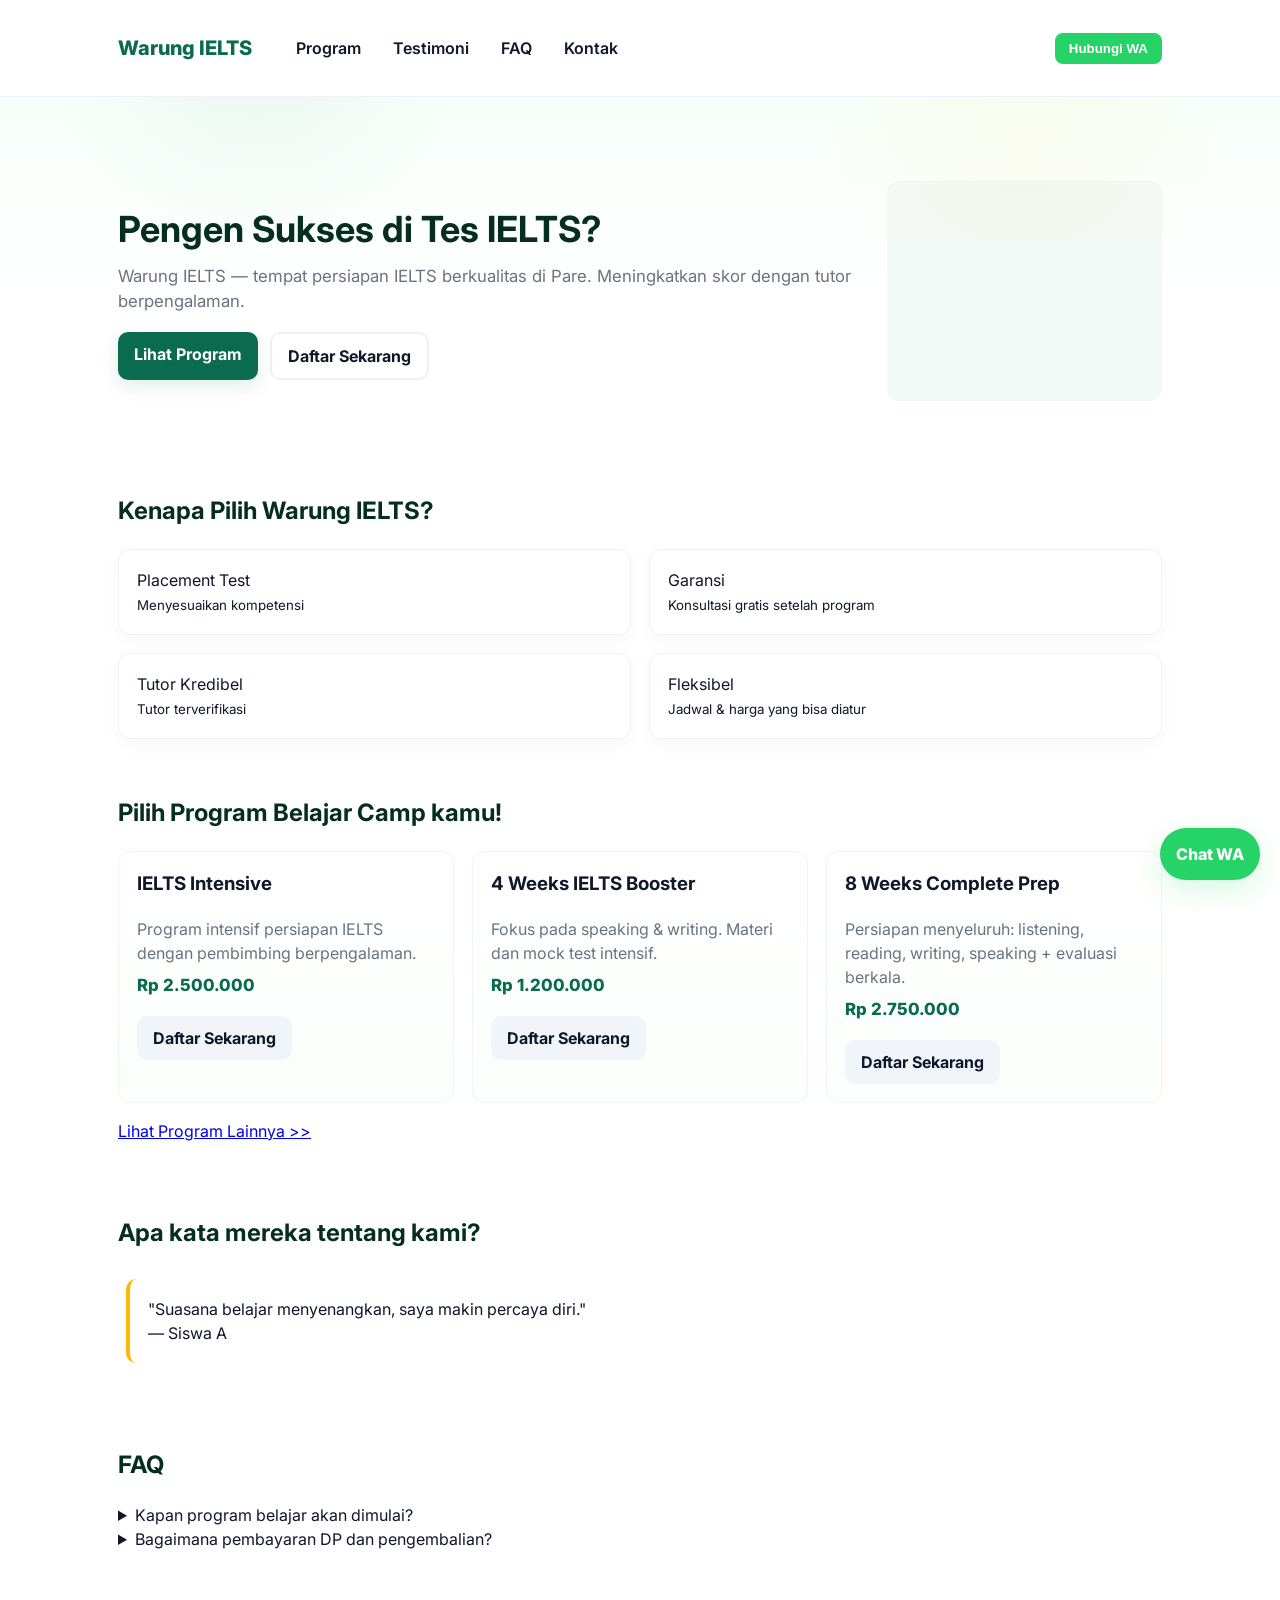
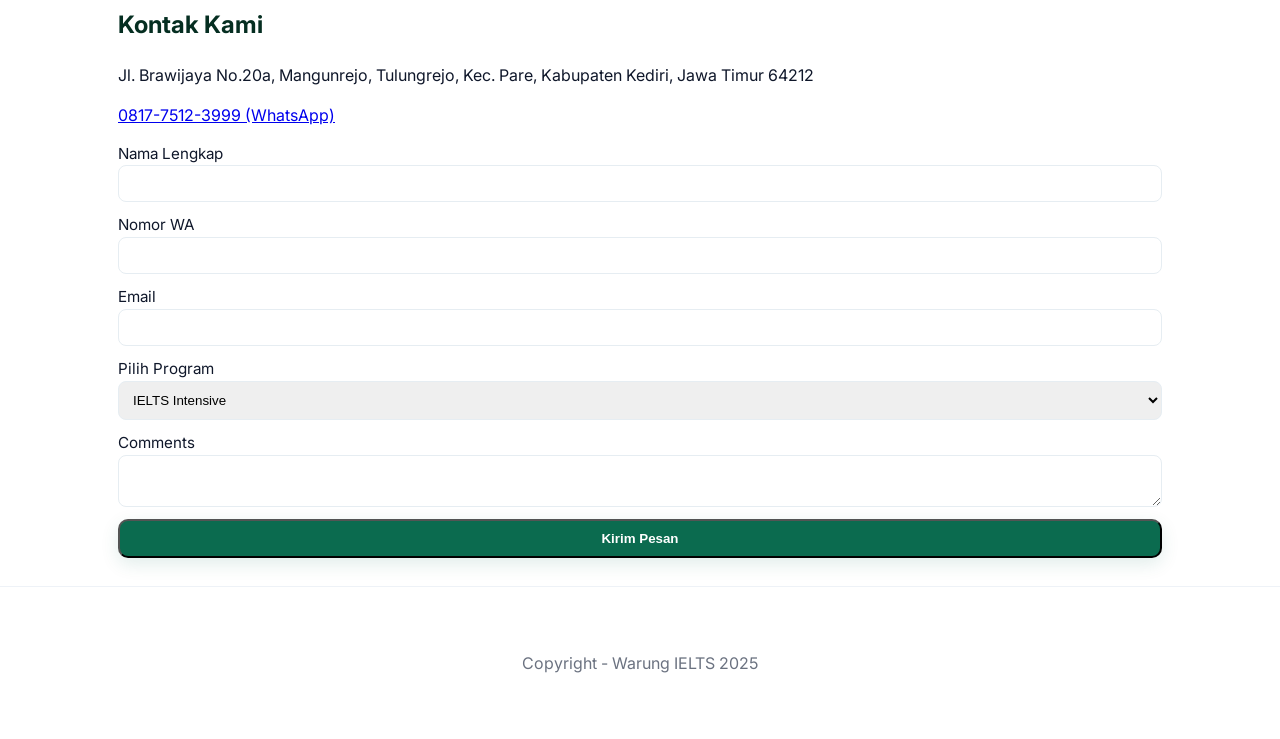
<file: index.html>
<!doctype html>
<html lang="id">
  <head>
    <meta charset="utf-8" />
  <meta name="viewport" content="width=device-width,initial-scale=1" />
  <title>Warung IELTS - Replica</title>
  <!-- Google Font similar to site -->
  <link rel="preconnect" href="https://fonts.googleapis.com">
  <link rel="preconnect" href="https://fonts.gstatic.com" crossorigin>
  <link href="https://fonts.googleapis.com/css2?family=Inter:wght@400;600;700;800&display=swap" rel="stylesheet">
  <link rel="stylesheet" href="assets/css/styles.css" />
  </head>
  <body>
    <header class="site-header">
      <div class="container header-inner">
        <a class="brand" href="#">Warung IELTS</a>
        <nav class="nav" id="main-nav">
          <a class="nav-link" href="#programs">Program</a>
          <a class="nav-link" href="#testimoni">Testimoni</a>
          <a class="nav-link" href="#faq">FAQ</a>
          <a class="nav-link" href="#contact">Kontak</a>
        </nav>
        <button class="btn-whatsapp" id="whatsapp-btn">Hubungi WA</button>
  <button class="menu-toggle" id="menu-toggle" aria-controls="main-nav" aria-expanded="false" aria-label="Toggle navigation">☰</button>
      </div>
    </header>

    <main>
      <section class="hero">
        <div class="container hero-inner">
          <div>
            <h1>Pengen Sukses di Tes IELTS?</h1>
            <p>Warung IELTS — tempat persiapan IELTS berkualitas di Pare. Meningkatkan skor dengan tutor berpengalaman.</p>
            <div class="hero-ctas">
              <a class="btn primary" href="#programs">Lihat Program</a>
              <a class="btn outline" href="#contact">Daftar Sekarang</a>
            </div>
          </div>
          <div class="hero-illustration" aria-hidden="true">
            <!-- placeholder for illustration or hero image -->
          </div>
        </div>
      </section>

      <section class="features container">
        <h2>Kenapa Pilih Warung IELTS?</h2>
        <div class="grid">
          <div class="card">Placement Test<br/><small>Menyesuaikan kompetensi</small></div>
          <div class="card">Garansi<br/><small>Konsultasi gratis setelah program</small></div>
          <div class="card">Tutor Kredibel<br/><small>Tutor terverifikasi</small></div>
          <div class="card">Fleksibel<br/><small>Jadwal & harga yang bisa diatur</small></div>
        </div>
      </section>

      <section id="programs" class="programs container">
        <h2>Pilih Program Belajar Camp kamu!</h2>
        <div class="grid programs-grid">
          <article class="program">
            <h3>IELTS Intensive</h3>
            <p>Program intensif persiapan IELTS dengan pembimbing berpengalaman.</p>
            <p class="price">Rp 2.500.000</p>
            <a class="btn" href="https://wa.me/6281775123999?text=Hallo%20Kak%20Admin,%20Saya%20mau%20Daftar%20Program%20IELTS%20Intensive">Daftar Sekarang</a>
          </article>

          <article class="program">
            <h3>4 Weeks IELTS Booster</h3>
            <p>Fokus pada speaking & writing. Materi dan mock test intensif.</p>
            <p class="price">Rp 1.200.000</p>
            <a class="btn" href="https://wa.me/6281775123999?text=Hallo%20Kak%20Admin,%20Saya%20mau%20Daftar%20Program%204%20Weeks%20IELTS%20Booster">Daftar Sekarang</a>
          </article>

          <article class="program">
            <h3>8 Weeks Complete Prep</h3>
            <p>Persiapan menyeluruh: listening, reading, writing, speaking + evaluasi berkala.</p>
            <p class="price">Rp 2.750.000</p>
            <a class="btn" href="https://wa.me/6281775123999?text=Hallo%20Kak%20Admin,%20Saya%20mau%20Daftar%20Program%208%20Weeks%20Complete%20Prep">Daftar Sekarang</a>
          </article>
        </div>
        <p class="muted"><a href="/program">Lihat Program Lainnya &gt;&gt;</a></p>
      </section>

      <section id="testimoni" class="container testimoni">
        <h2>Apa kata mereka tentang kami?</h2>
        <div class="carousel" id="carousel">
          <div class="slide"> <blockquote>"Suasana belajar menyenangkan, saya makin percaya diri."<footer>— Siswa A</footer></blockquote></div>
          <div class="slide"> <blockquote>"Materi lengkap dan tutor sabar membantu kenaikan skor."<footer>— Siswa B</footer></blockquote></div>
          <div class="slide"> <blockquote>"Rekomendasi terbaik di Pare untuk IELTS."<footer>— Siswa C</footer></blockquote></div>
        </div>
      </section>

      <section id="faq" class="container faq">
        <h2>FAQ</h2>
        <details>
          <summary>Kapan program belajar akan dimulai?</summary>
          <p>Jadwal program tersedia setiap bulan; cek halaman program untuk detail.</p>
        </details>
        <details>
          <summary>Bagaimana pembayaran DP dan pengembalian?</summary>
          <p>DP dapat dibayar untuk mengamankan tempat; ketentuan pengembalian ada pada syarat & ketentuan.</p>
        </details>
      </section>

      <section id="contact" class="container contact">
        <h2>Kontak Kami</h2>
        <p>Jl. Brawijaya No.20a, Mangunrejo, Tulungrejo, Kec. Pare, Kabupaten Kediri, Jawa Timur 64212</p>
        <p><a href="https://wa.me/6281775123999">0817-7512-3999 (WhatsApp)</a></p>

        <form class="contact-form" id="contact-form">
          <label>Nama Lengkap <input name="name" required></label>
          <label>Nomor WA <input name="phone" required></label>
          <label>Email <input name="email" type="email"></label>
          <label>Pilih Program <select name="program"><option>IELTS Intensive</option><option>4 Weeks IELTS Booster</option><option>8 Weeks Complete Prep</option></select></label>
          <label>Comments <textarea name="message"></textarea></label>
          <button class="btn primary" type="submit">Kirim Pesan</button>
        </form>
      </section>
    </main>

    <footer class="site-footer">
      <div class="container">
        <p>Copyright - Warung IELTS 2025</p>
      </div>
    </footer>

    <script src="assets/js/main.js"></script>
  </body>
</html>
</file>
<file: assets/css/styles.css>
:root{
  --brand:#0b6b4f; /* deep green */
  --accent:#ffb703; /* warm accent */
  --muted:#6b7280;
  --bg:#ffffff;
  --card-bg:#ffffff;
}

*{box-sizing:border-box}
html,body{height:100%}
body{font-family:Inter, system-ui, -apple-system, 'Segoe UI', Roboto, 'Helvetica Neue', Arial; margin:0;color:#0f172a;background:var(--bg);line-height:1.5;-webkit-font-smoothing:antialiased}
.container{max-width:1100px;margin:0 auto;padding:28px}

/* Header */
.site-header{background:#fff;border-bottom:1px solid #eef2f7;position:sticky;top:0;z-index:100}
.header-inner{display:flex;align-items:center;gap:18px}
.brand{font-weight:800;color:var(--brand);text-decoration:none;font-size:1.25rem}
.nav{margin-left:18px;display:flex;gap:16px;align-items:center}
.nav a{color:#0f172a;text-decoration:none;padding:8px;border-radius:6px;font-weight:600}
.nav a:hover{background:#f1f5f9}
.btn-whatsapp{margin-left:auto;background:#25D366;color:#fff;border:none;padding:8px 14px;border-radius:8px;cursor:pointer;font-weight:700}
.menu-toggle{display:none;border:none;background:transparent;font-size:1.6rem}

/* Hero */
.hero{background:linear-gradient(180deg,#f8fffb 0%, #ffffff 60%);padding:56px 0 36px}
.hero-inner{display:flex;gap:24px;align-items:center}
.hero h1{font-size:2.25rem;margin:0 0 8px;color:#052e21}
.hero p{color:var(--muted);margin:0 0 18px;font-size:1.05rem}
.hero-ctas{display:flex;gap:12px}
.hero .hero-illustration{width:320px;height:220px;background:#f3f9f6;border-radius:12px}

/* subtle background circles to match original feel */
.hero:before{content:"";position:absolute;left:0;right:0;top:0;height:240px;background:radial-gradient(circle at 20% 20%, rgba(11,107,79,0.06), transparent 20%), radial-gradient(circle at 80% 50%, rgba(255,183,3,0.05), transparent 20%);pointer-events:none}

/* Floating WhatsApp button */
.whatsapp-float{position:fixed;right:20px;bottom:20px;background:#25D366;color:#fff;padding:14px 16px;border-radius:999px;box-shadow:0 10px 30px rgba(37,211,102,0.18);z-index:200;display:flex;align-items:center;gap:8px;text-decoration:none;font-weight:800}
.whatsapp-float:hover{transform:translateY(-3px);transition:transform .18s ease}

/* Card & button transitions */
.card, .program{transition:transform .18s ease, box-shadow .18s ease}
.card:hover, .program:hover{transform:translateY(-6px);box-shadow:0 18px 40px rgba(11,107,79,0.08)}
.btn{transition:transform .12s ease, box-shadow .12s ease}
.btn:active{transform:translateY(1px)}

/* header shadow on scroll */
.site-header.scrolled{box-shadow:0 6px 20px rgba(15,23,42,0.06)}

/* smooth scroll */
html{scroll-behavior:smooth}

/* Carousel */
.carousel{position:relative;overflow:hidden}
.carousel .slide{min-height:120px;display:none;padding:8px}
.carousel .slide.active{display:block;animation:fadeIn .45s ease}
@keyframes fadeIn{from{opacity:0;transform:translateY(6px)}to{opacity:1;transform:none}}

/* Buttons */
.btn{display:inline-block;padding:10px 16px;border-radius:10px;background:#f1f5f9;color:#0f172a;text-decoration:none;font-weight:700}
.btn.primary{background:var(--brand);color:#fff;box-shadow:0 6px 18px rgba(11,107,79,0.12)}
.btn.outline{background:transparent;border:2px solid rgba(15,23,42,0.06)}

/* Sections */
.features h2,.programs h2,.testimoni h2,.faq h2,.contact h2{margin-top:0;color:#052e21}
.grid{display:grid;grid-template-columns:repeat(2,1fr);gap:18px}
.card{background:var(--card-bg);padding:18px;border-radius:12px;border:1px solid #eef2f7;box-shadow:0 6px 18px rgba(15,23,42,0.03)}

.programs-grid{grid-template-columns:repeat(3,1fr)}
.program{background:linear-gradient(180deg,#ffffff,#fbfffc);padding:18px;border-radius:12px;border:1px solid #ecf7f0}
.program h3{margin-top:0}
.program p{color:var(--muted);margin:8px 0}
.program .price{font-weight:800;color:var(--brand);font-size:1.05rem}
.program .btn{margin-top:10px}

.testimoni blockquote{background:#fff;padding:18px;border-radius:10px;border-left:4px solid var(--accent);margin:0}

.contact-form{display:grid;gap:12px}
.contact-form label{display:flex;flex-direction:column;font-size:0.95rem;color:#0f172a}
.contact-form input,.contact-form textarea,.contact-form select{padding:10px;border-radius:8px;border:1px solid #e6edf2}

.site-footer{border-top:1px solid #eef2f7;padding:20px 0;text-align:center;color:var(--muted)}
.muted{color:var(--muted)}

@media (max-width:1000px){
  .container{padding:18px}
  .programs-grid{grid-template-columns:repeat(2,1fr)}
}

@media (max-width:800px){
  .hero-inner{flex-direction:column;align-items:flex-start}
  .nav{display:none}
  .menu-toggle{display:block;margin-left:auto}
  .grid{grid-template-columns:1fr}
  .programs-grid{grid-template-columns:1fr}
}
</file>
